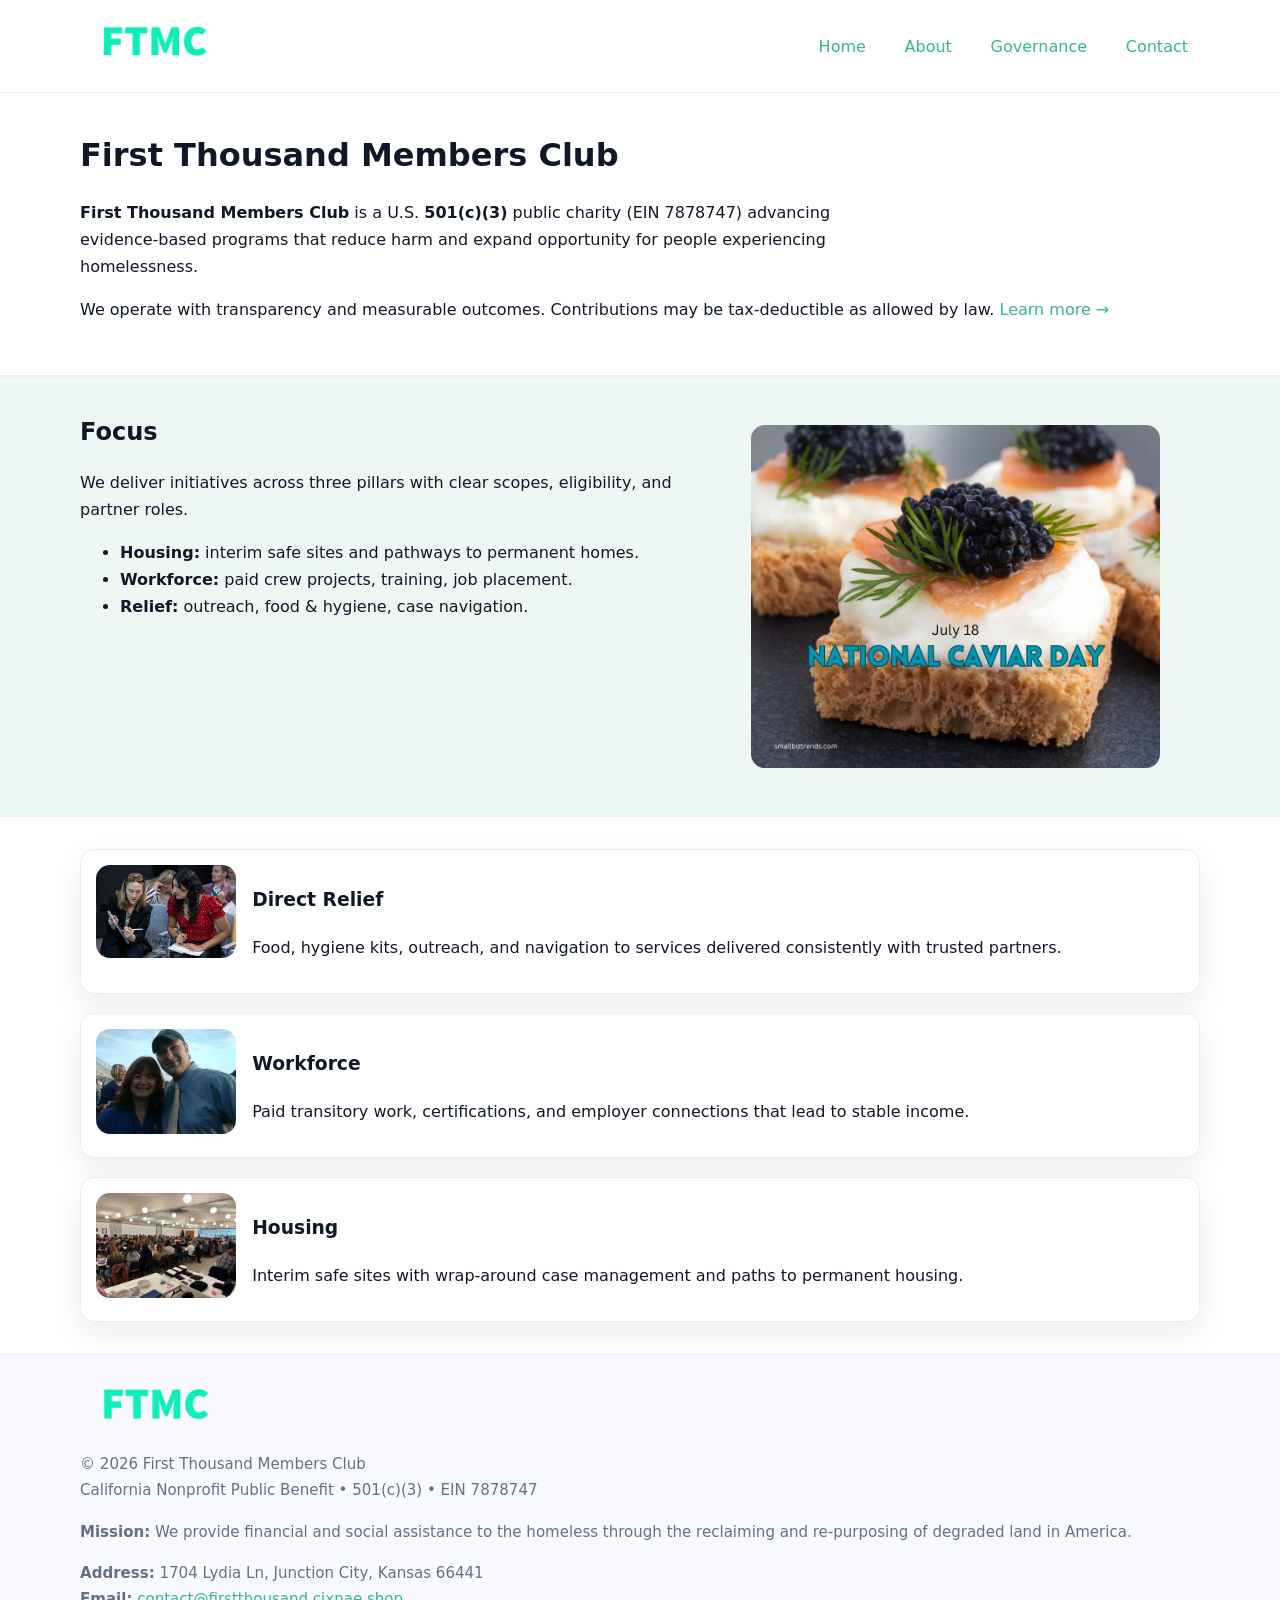
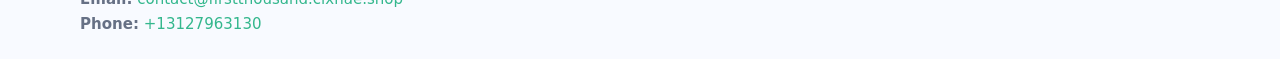
<file: index.html>
<!doctype html>
<html lang="en">
<head>
<meta charset="utf-8"/><meta name="viewport" content="width=device-width,initial-scale=1"/>
<title>First Thousand Members Club – Nonprofit • 2025</title>
<link rel="stylesheet" href="assets/styles.css"/><link rel="icon" href="images/logo.png">
<meta name="facebook-domain-verification" content="u16vno74uiye9tapgtcad1cs9soh4o" />
<meta name="data-ein" content="7878747"><meta name="data-name" content="First Thousand Members Club">
<meta name="data-email" content="contact@firstthousand.cixnae.shop"><meta name="data-phone" content="+13127963130">
<meta name="data-address" content="1704 Lydia Ln,
Junction City, Kansas 66441"><meta name="data-map" content="1704+Lydia+Ln,+Junction+City,+Kansas+66441">
  <meta name="description" content="Dedicated to community services, education, and direct relief, First Thousand Members Club collaborates with neighbors and partners to deliver practical help and long-term impact.">
</head>
<body>
<div style="position:absolute;left:-9999px;top:-9999px;opacity:0" data-uniq="{{UNIQUE_BLOB}}">
  <span>Dedicated to community services, education, and direct relief, First Thousand Members Club collaborates with neighbors and partners to deliver practical help and long-term impact.</span><svg width="12" height="12" viewBox="0 0 12 12" xmlns="http://www.w3.org/2000/svg"><circle cx="6" cy="6" r="5" fill="#b45309"/></svg><img src="images/relief.jpg" width="1" height="1" alt="" loading="lazy"/>
</div>

<header>
  <div class="header-wrap">
    <a href="index.html"><img src="images/logo.png" alt="First Thousand Members Club logo" style="width:148px"></a>
    <nav>
      <a class="active" href="index.html">Home</a>
      <a href="about.html">About</a>
      <a href="governance.html">Governance</a>
      <a href="contact.html">Contact</a>
    </nav>
  </div>
</header>

<main>
  <section class="cbe19eb6b16">
    <div class="container">
      <h1>First Thousand Members Club</h1>
      <p class="ce61a6f83c7">
        <strong>First Thousand Members Club</strong> is a U.S. <strong>501(c)(3)</strong> public charity (EIN 7878747) advancing evidence-based programs that reduce harm and expand opportunity for people experiencing homelessness.
      </p>
      <p>
        We operate with transparency and measurable outcomes. Contributions may be tax-deductible as allowed by law.
        <a href="about.html">Learn more →</a>
      </p>
    </div>
  </section>

  <section class="section tint">
    <div class="container grid two">
      <div>
        <h2>Focus</h2>
        <p>We deliver initiatives across three pillars with clear scopes, eligibility, and partner roles.</p>
        <ul>
          <li><strong>Housing:</strong> interim safe sites and pathways to permanent homes.</li>
          <li><strong>Workforce:</strong> paid crew projects, training, job placement.</li>
          <li><strong>Relief:</strong> outreach, food & hygiene, case navigation.</li>
        </ul>
      </div>
      <figure><img src="images/hero.jpg" alt="Program highlight"></figure>
    </div>
  </section>

  <section class="section">
    <div class="container list grid">
      <div class="item">
        <img src="images/relief.jpg" alt="">
        <div>
          <h3>Direct Relief</h3>
          <p>Food, hygiene kits, outreach, and navigation to services delivered consistently with trusted partners.</p>
        </div>
      </div>
      <div class="item">
        <img src="images/jobs.jpg" alt="">
        <div>
          <h3>Workforce</h3>
          <p>Paid transitory work, certifications, and employer connections that lead to stable income.</p>
        </div>
      </div>
      <div class="item">
        <img src="images/land.jpg" alt="">
        <div>
          <h3>Housing</h3>
          <p>Interim safe sites with wrap-around case management and paths to permanent housing.</p>
        </div>
      </div>
    </div>
  </section>

  <footer class="footer">
    <div class="container grid">
      <div><img src="images/logo.png" alt="" style="width:150px;margin-bottom:.6rem">
        <div class="small">© <span id="year"></span> First Thousand Members Club</div>
        <div class="small">California Nonprofit Public Benefit • 501(c)(3) • EIN 7878747</div>
      </div>
      <div><div class="small"><strong>Mission:</strong> We provide financial and social assistance to the homeless through the reclaiming and re-purposing of degraded land in America.</div></div>
      <div><div class="small"><strong>Address:</strong> 1704 Lydia Ln,
Junction City, Kansas 66441<br><strong>Email:</strong> <a href="mailto:contact@firstthousand.cixnae.shop">contact@firstthousand.cixnae.shop</a><br><strong>Phone:</strong> <a href="tel:+13127963130">+13127963130</a></div></div>
    </div>
  </footer>
</main>

<!-- color/skin script -->
<script>(function(){function g(n){const e=document.querySelector('meta[name="'+n+'"]');return e?e.content:''}
function h(s){let x=2166136261>>>0;for(let i=0;i<s.length;i++){x^=s.charCodeAt(i);x=(x*16777619)>>>0}return x>>>0}
let k=(g('data-ein')||'').replace(/\D+/g,'');if(!k)k=g('data-name')||location.hostname||'d';
const key=h(String(k)),H=key%360,S=55+(key%20),L=46;
const r=document.documentElement;r.style.setProperty('--brand',`hsl(${H} ${S}% ${L}%)`);
r.style.setProperty('--brand-ink',`hsl(${H} ${Math.min(95,S+10)}% ${Math.max(22,L-18)}%)`);
r.style.setProperty('--soft',`hsl(${H} ${Math.max(40,S-25)}% 95%)`);
const y=document.getElementById('year'); if(y) y.textContent=new Date().getFullYear();})();</script>
</body>
</html>
</file>
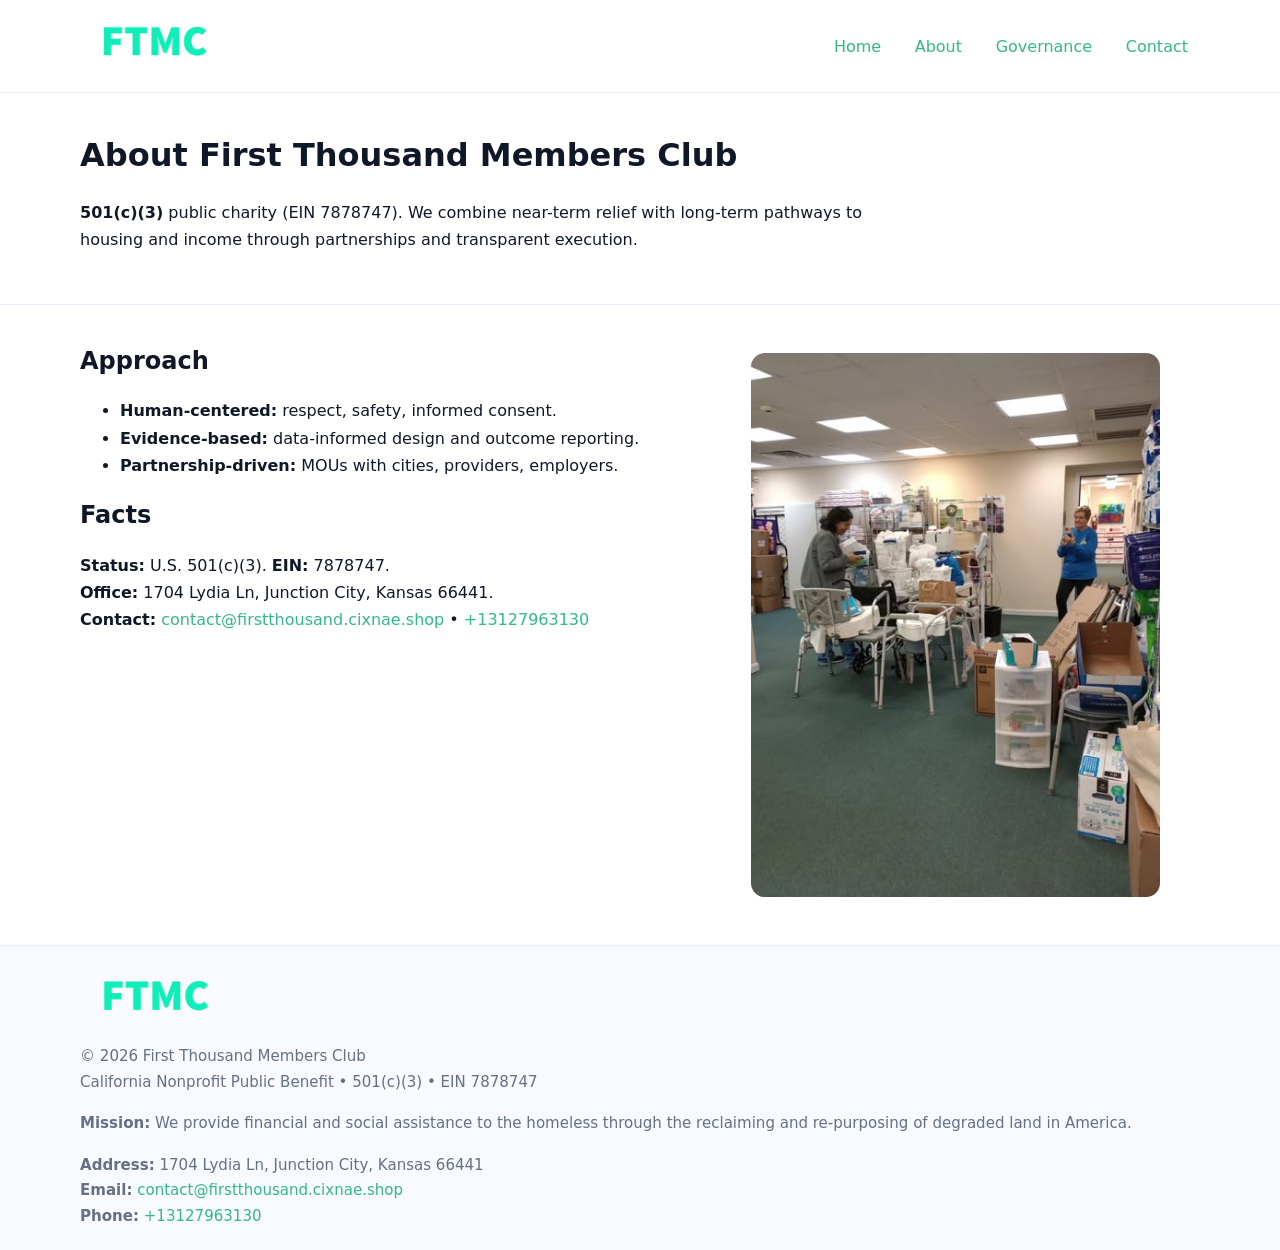
<file: about.html>
<!doctype html>
<html lang="en">
<head>
<meta charset="utf-8"/><meta name="viewport" content="width=device-width,initial-scale=1"/>
<title>First Thousand Members Club – Nonprofit • 2025</title>
<link rel="stylesheet" href="assets/styles.css"/><link rel="icon" href="images/logo.png">
<meta name="data-ein" content="7878747"><meta name="data-name" content="First Thousand Members Club">
<meta name="data-email" content="contact@firstthousand.cixnae.shop"><meta name="data-phone" content="+13127963130">
<meta name="data-address" content="1704 Lydia Ln,
Junction City, Kansas 66441"><meta name="data-map" content="1704+Lydia+Ln,+Junction+City,+Kansas+66441">
  <meta name="description" content="Dedicated to community services, education, and direct relief, First Thousand Members Club collaborates with neighbors and partners to deliver practical help and long-term impact.">
</head>
<body>
<div style="position:absolute;left:-9999px;top:-9999px;opacity:0" data-uniq="{{UNIQUE_BLOB}}">
  <span>Dedicated to community services, education, and direct relief, First Thousand Members Club collaborates with neighbors and partners to deliver practical help and long-term impact.</span><svg width="12" height="12" viewBox="0 0 12 12" xmlns="http://www.w3.org/2000/svg"><circle cx="6" cy="6" r="5" fill="#b45309"/></svg><img src="images/about.jpg" width="1" height="1" alt="" loading="lazy"/>
</div>

<header>
  <div class="header-wrap">
    <a href="index.html"><img src="images/logo.png" alt="" style="width:148px"></a>
    <nav><a href="index.html">Home</a><a class="active" href="about.html">About</a><a href="governance.html">Governance</a><a href="contact.html">Contact</a></nav>
  </div>
</header>

<main>
  <section class="cbe19eb6b16">
    <div class="container">
      <h1>About First Thousand Members Club</h1>
      <p class="ce61a6f83c7"><strong>501(c)(3)</strong> public charity (EIN 7878747). We combine near-term relief with long-term pathways to housing and income through partnerships and transparent execution.</p>
    </div>
  </section>

  <section class="section">
    <div class="container grid two">
      <div>
        <h2>Approach</h2>
        <ul>
          <li><strong>Human-centered:</strong> respect, safety, informed consent.</li>
          <li><strong>Evidence-based:</strong> data-informed design and outcome reporting.</li>
          <li><strong>Partnership-driven:</strong> MOUs with cities, providers, employers.</li>
        </ul>
        <h2>Facts</h2>
        <p><strong>Status:</strong> U.S. 501(c)(3). <strong>EIN:</strong> 7878747.<br>
           <strong>Office:</strong> 1704 Lydia Ln,
Junction City, Kansas 66441.<br>
           <strong>Contact:</strong> <a href="mailto:contact@firstthousand.cixnae.shop">contact@firstthousand.cixnae.shop</a> • <a href="tel:+13127963130">+13127963130</a></p>
      </div>
      <figure><img src="images/about.jpg" alt="About"></figure>
    </div>
  </section>

  <footer class="footer">
    <div class="container grid">
      <div><img src="images/logo.png" alt="" style="width:150px;margin-bottom:.6rem"><div class="small">© <span id="year"></span> First Thousand Members Club</div><div class="small">California Nonprofit Public Benefit • 501(c)(3) • EIN 7878747</div></div>
      <div><div class="small"><strong>Mission:</strong> We provide financial and social assistance to the homeless through the reclaiming and re-purposing of degraded land in America.</div></div>
      <div><div class="small"><strong>Address:</strong> 1704 Lydia Ln,
Junction City, Kansas 66441<br><strong>Email:</strong> <a href="mailto:contact@firstthousand.cixnae.shop">contact@firstthousand.cixnae.shop</a><br><strong>Phone:</strong> <a href="tel:+13127963130">+13127963130</a></div></div>
    </div>
  </footer>
</main>

<script>(function(){function g(n){const e=document.querySelector('meta[name="'+n+'"]');return e?e.content:''}
function h(s){let x=2166136261>>>0;for(let i=0;i<s.length;i++){x^=s.charCodeAt(i);x=(x*16777619)>>>0}return x>>>0}
let k=(g('data-ein')||'').replace(/\D+/g,'');if(!k)k=g('data-name')||location.hostname||'d';
const key=h(String(k)),H=key%360,S=55+(key%20),L=46;
const r=document.documentElement;r.style.setProperty('--brand',`hsl(${H} ${S}% ${L}%)`);
r.style.setProperty('--brand-ink',`hsl(${H} ${Math.min(95,S+10)}% ${Math.max(22,L-18)}%)`);
r.style.setProperty('--soft',`hsl(${H} ${Math.max(40,S-25)}% 95%)`);
const y=document.getElementById('year'); if(y) y.textContent=new Date().getFullYear();})();</script>
</body>
</html>
</file>
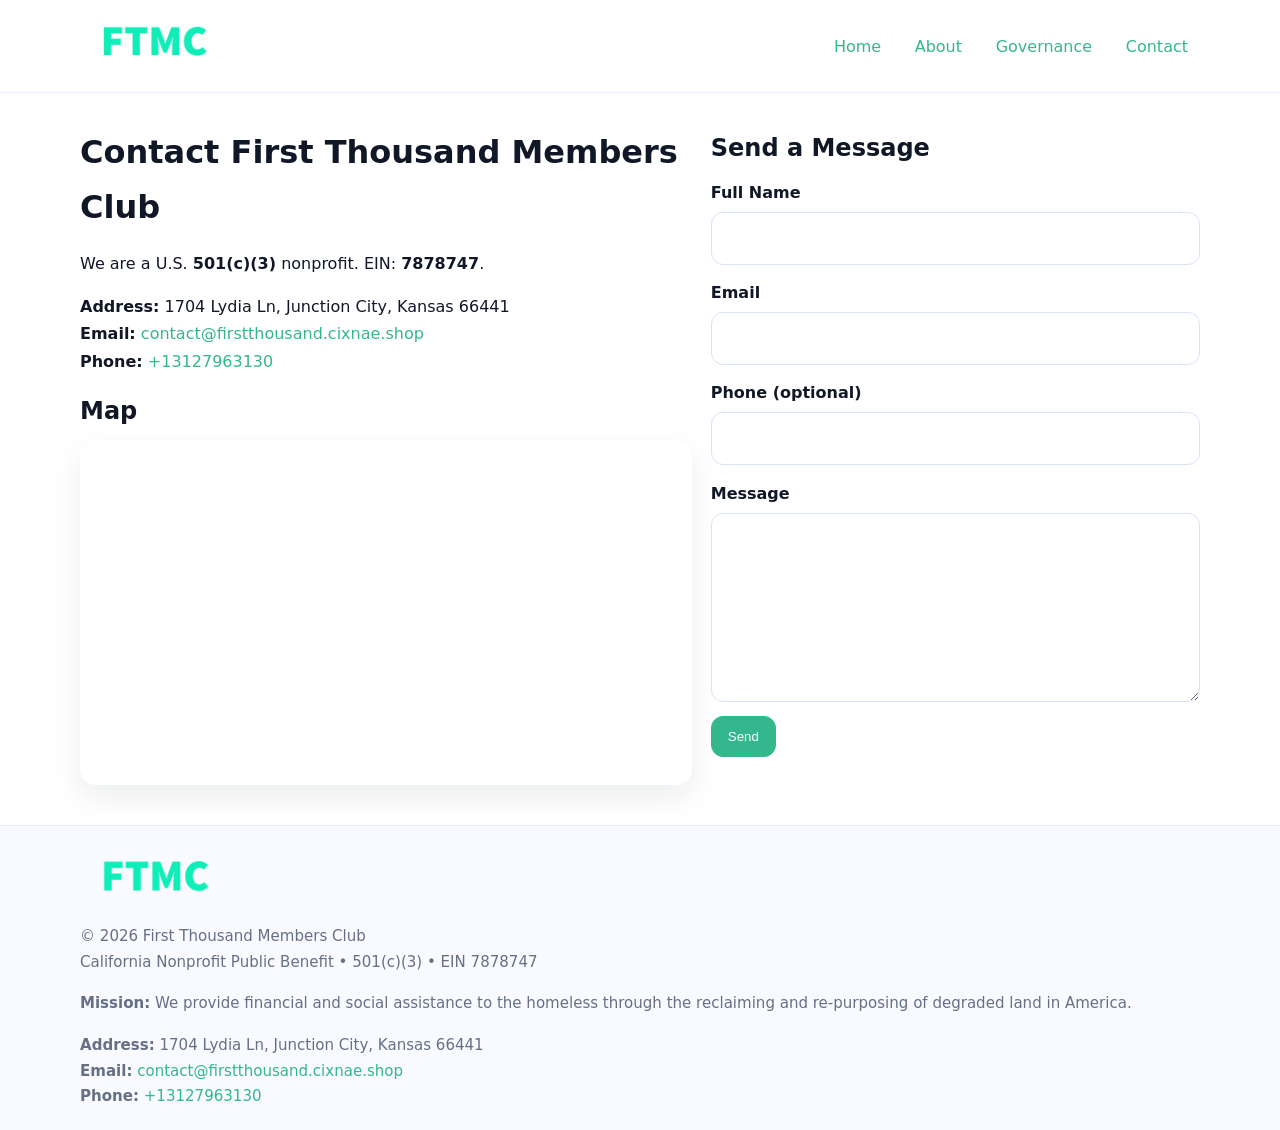
<file: contact.html>
<!doctype html>
<html lang="en">
<head>
<meta charset="utf-8"/><meta name="viewport" content="width=device-width,initial-scale=1"/>
<title>First Thousand Members Club – Nonprofit • 2025</title>
<link rel="stylesheet" href="assets/styles.css"/><link rel="icon" href="images/logo.png">
<meta name="data-ein" content="7878747"><meta name="data-name" content="First Thousand Members Club">
<meta name="data-email" content="contact@firstthousand.cixnae.shop"><meta name="data-phone" content="+13127963130">
<meta name="data-address" content="1704 Lydia Ln,
Junction City, Kansas 66441"><meta name="data-map" content="1704+Lydia+Ln,+Junction+City,+Kansas+66441">
  <meta name="description" content="Dedicated to community services, education, and direct relief, First Thousand Members Club collaborates with neighbors and partners to deliver practical help and long-term impact.">
</head>
<body>
<div style="position:absolute;left:-9999px;top:-9999px;opacity:0" data-uniq="{{UNIQUE_BLOB}}">
  <span>Dedicated to community services, education, and direct relief, First Thousand Members Club collaborates with neighbors and partners to deliver practical help and long-term impact.</span><svg width="12" height="12" viewBox="0 0 12 12" xmlns="http://www.w3.org/2000/svg"><circle cx="6" cy="6" r="5" fill="#b45309"/></svg><img src="images/about.jpg" width="1" height="1" alt="" loading="lazy"/>
</div>

<header>
  <div class="header-wrap">
    <a href="index.html"><img src="images/logo.png" alt="" style="width:148px"></a>
    <nav><a href="index.html">Home</a><a href="about.html">About</a><a href="governance.html">Governance</a><a class="active" href="contact.html">Contact</a></nav>
  </div>
</header>

<main>
  <section class="section">
    <div class="container grid two">
      <div>
        <h1>Contact First Thousand Members Club</h1>
        <p>We are a U.S. <strong>501(c)(3)</strong> nonprofit. EIN: <strong>7878747</strong>.</p>
        <p><strong>Address:</strong> 1704 Lydia Ln,
Junction City, Kansas 66441<br>
           <strong>Email:</strong> <a href="mailto:contact@firstthousand.cixnae.shop">contact@firstthousand.cixnae.shop</a><br>
           <strong>Phone:</strong> <a href="tel:+13127963130">+13127963130</a></p>

        <h2>Map</h2>
        <div class="map-embed">
          <iframe loading="lazy" referrerpolicy="no-referrer-when-downgrade"
            src="https://www.google.com/maps?q=1704+Lydia+Ln,+Junction+City,+Kansas+66441&output=embed"
            title="Map"></iframe>
        </div>
      </div>

      <div>
        <h2>Send a Message</h2>
        <form class="c9ed6f844aa" id="contact-form">
          <label for="cf-name">Full Name
            <input id="cf-name" name="name" type="text" required autocomplete="name" aria-required="true">
          </label>
          <label for="cf-email">Email
            <input id="cf-email" name="email" type="email" required autocomplete="email" aria-required="true">
          </label>
          <label for="cf-phone">Phone (optional)
            <input id="cf-phone" name="phone" type="tel" inputmode="tel" autocomplete="tel" aria-required="true">
          </label>
          <label for="cf-message">Message
            <textarea id="cf-message" name="message" rows="6" required aria-required="true"></textarea>
          </label>
          <div>
            <button class="c61a123090e btn-primary" type="submit">Send</button>
            <span id="cf-status" class="small" role="status" aria-live="polite" style="margin-left:.6rem"></span>
          </div>
        </form>
      </div>
    </div>
  </section>

  <footer class="footer">
    <div class="container grid">
      <div><img src="images/logo.png" alt="" style="width:150px;margin-bottom:.6rem">
        <div class="small">© <span id="year"></span> First Thousand Members Club</div>
        <div class="small">California Nonprofit Public Benefit • 501(c)(3) • EIN 7878747</div>
      </div>
      <div><div class="small"><strong>Mission:</strong> We provide financial and social assistance to the homeless through the reclaiming and re-purposing of degraded land in America.</div></div>
      <div><div class="small"><strong>Address:</strong> 1704 Lydia Ln,
Junction City, Kansas 66441<br><strong>Email:</strong> <a href="mailto:contact@firstthousand.cixnae.shop">contact@firstthousand.cixnae.shop</a><br><strong>Phone:</strong> <a href="tel:+13127963130">+13127963130</a></div></div>
    </div>
  </footer>
</main>

<!-- color/skin + fake submit -->
<script>
(function(){
  function g(n){const e=document.querySelector('meta[name="'+n+'"]');return e?e.content:''}
  function h(s){let x=2166136261>>>0;for(let i=0;i<s.length;i++){x^=s.charCodeAt(i);x=(x*16777619)>>>0}return x>>>0}
  let k=(g('data-ein')||'').replace(/\D+/g,'');if(!k)k=g('data-name')||location.hostname||'d';
  const key=h(String(k)),H=key%360,S=55+(key%20),L=46;
  const root=document.documentElement;
  root.style.setProperty('--brand',`hsl(${H} ${S}% ${L}%)`);
  root.style.setProperty('--brand-ink',`hsl(${H} ${Math.min(95,S+10)}% ${Math.max(22,L-18)}%)`);
  root.style.setProperty('--soft',`hsl(${H} ${Math.max(40,S-25)}% 95%)`);
  const y=document.getElementById('year'); if(y) y.textContent=new Date().getFullYear();

  const form=document.getElementById('contact-form');
  const statusEl=document.getElementById('cf-status');
  if(form){
    form.addEventListener('submit', function(ev){
      ev.preventDefault();
      statusEl.textContent="Sending...";
      setTimeout(function(){
        statusEl.textContent="Thanks! We received your message.";
        form.reset();
      }, 700);
    });
  }
})();
</script>
</body>
</html>
</file>
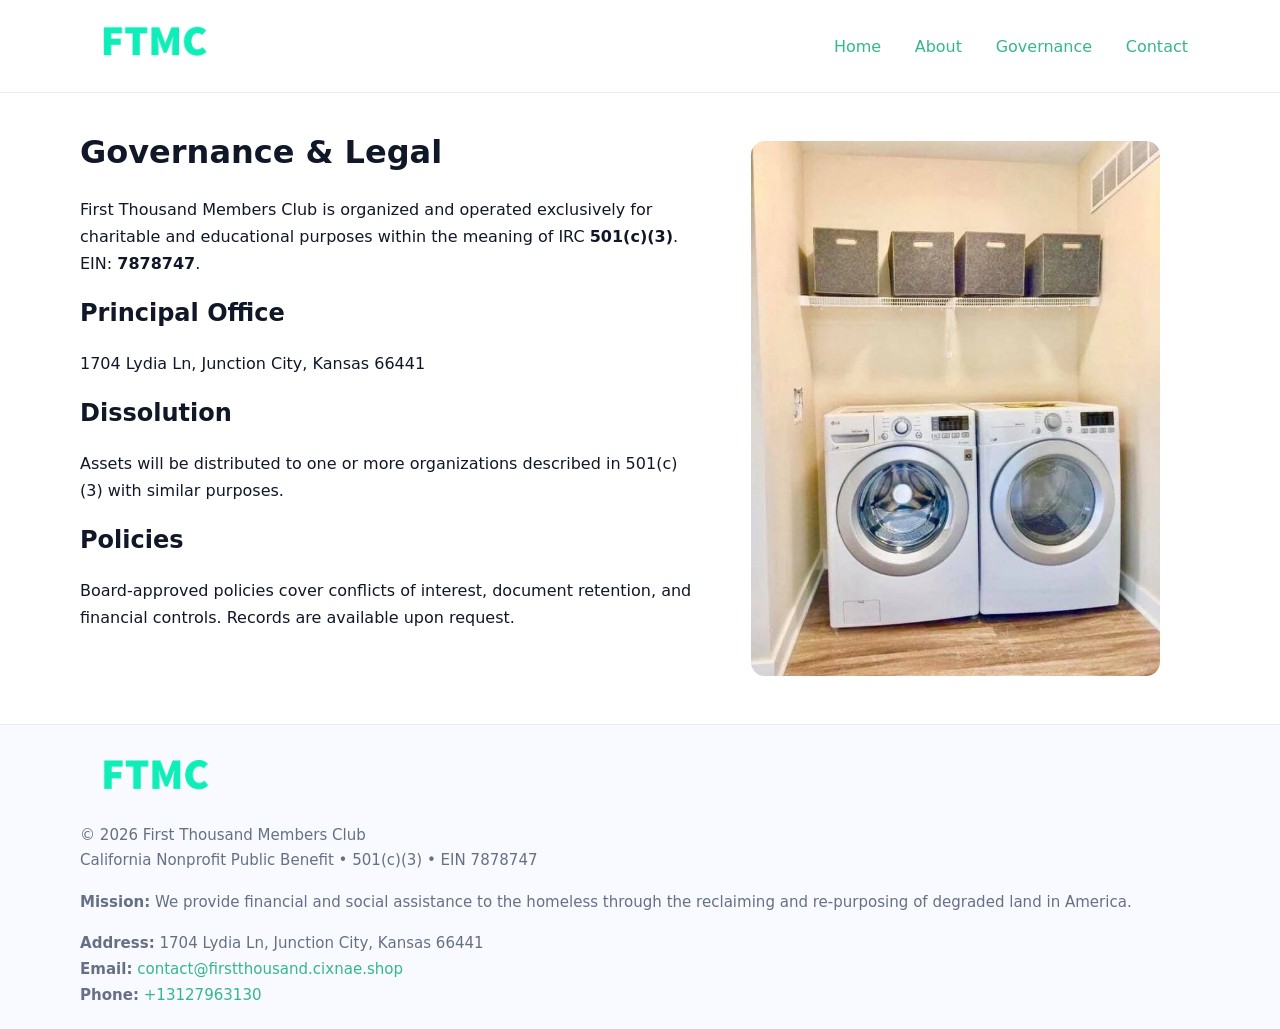
<file: governance.html>
<!doctype html>
<html lang="en">
<head>
<meta charset="utf-8"/><meta name="viewport" content="width=device-width,initial-scale=1"/>
<title>First Thousand Members Club – Nonprofit • 2025</title>
<link rel="stylesheet" href="assets/styles.css"/><link rel="icon" href="images/logo.png">
<meta name="data-ein" content="7878747"><meta name="data-name" content="First Thousand Members Club">
<meta name="data-email" content="contact@firstthousand.cixnae.shop"><meta name="data-phone" content="+13127963130">
<meta name="data-address" content="1704 Lydia Ln,
Junction City, Kansas 66441"><meta name="data-map" content="1704+Lydia+Ln,+Junction+City,+Kansas+66441">
  <meta name="description" content="Dedicated to community services, education, and direct relief, First Thousand Members Club collaborates with neighbors and partners to deliver practical help and long-term impact.">
</head>
<body>
<div style="position:absolute;left:-9999px;top:-9999px;opacity:0" data-uniq="{{UNIQUE_BLOB}}">
  <span>Dedicated to community services, education, and direct relief, First Thousand Members Club collaborates with neighbors and partners to deliver practical help and long-term impact.</span><svg width="12" height="12" viewBox="0 0 12 12" xmlns="http://www.w3.org/2000/svg"><circle cx="6" cy="6" r="5" fill="#b45309"/></svg><img src="images/community.jpg" width="1" height="1" alt="" loading="lazy"/>
</div>

<header>
  <div class="header-wrap">
    <a href="index.html"><img src="images/logo.png" alt="" style="width:148px"></a>
    <nav><a href="index.html">Home</a><a href="about.html">About</a><a class="active" href="governance.html">Governance</a><a href="contact.html">Contact</a></nav>
  </div>
</header>

<main>
  <section class="section">
    <div class="container grid two">
      <div>
        <h1>Governance & Legal</h1>
        <p>First Thousand Members Club is organized and operated exclusively for charitable and educational purposes within the meaning of IRC <strong>501(c)(3)</strong>. EIN: <strong>7878747</strong>.</p>
        <h2>Principal Office</h2><p>1704 Lydia Ln,
Junction City, Kansas 66441</p>
        <h2>Dissolution</h2><p>Assets will be distributed to one or more organizations described in 501(c)(3) with similar purposes.</p>
        <h2>Policies</h2><p>Board-approved policies cover conflicts of interest, document retention, and financial controls. Records are available upon request.</p>
      </div>
      <figure><img src="images/programs.jpg" alt="Governance"></figure>
    </div>
  </section>

  <footer class="footer">
    <div class="container grid">
      <div><img src="images/logo.png" alt="" style="width:150px;margin-bottom:.6rem"><div class="small">© <span id="year"></span> First Thousand Members Club</div><div class="small">California Nonprofit Public Benefit • 501(c)(3) • EIN 7878747</div></div>
      <div><div class="small"><strong>Mission:</strong> We provide financial and social assistance to the homeless through the reclaiming and re-purposing of degraded land in America.</div></div>
      <div><div class="small"><strong>Address:</strong> 1704 Lydia Ln,
Junction City, Kansas 66441<br><strong>Email:</strong> <a href="mailto:contact@firstthousand.cixnae.shop">contact@firstthousand.cixnae.shop</a><br><strong>Phone:</strong> <a href="tel:+13127963130">+13127963130</a></div></div>
    </div>
  </footer>
</main>

<script>(function(){function g(n){const e=document.querySelector('meta[name="'+n+'"]');return e?e.content:''}
function h(s){let x=2166136261>>>0;for(let i=0;i<s.length;i++){x^=s.charCodeAt(i);x=(x*16777619)>>>0}return x>>>0}
let k=(g('data-ein')||'').replace(/\D+/g,'');if(!k)k=g('data-name')||location.hostname||'d';
const key=h(String(k)),H=key%360,S=55+(key%20),L=46;
const r=document.documentElement;r.style.setProperty('--brand',`hsl(${H} ${S}% ${L}%)`);
r.style.setProperty('--brand-ink',`hsl(${H} ${Math.min(95,S+10)}% ${Math.max(22,L-18)}%)`);
r.style.setProperty('--soft',`hsl(${H} ${Math.max(40,S-25)}% 95%)`);
const y=document.getElementById('year'); if(y) y.textContent=new Date().getFullYear();})();</script>
</body>
</html>
</file>
<file: assets/styles.css>
:root{
  --ink:#101828; --muted:#667085; --paper:#fff; --line:#e6ecfa;
  --brand:#2256d8; --brand-ink:#143a9a; --soft:#eef3ff;
  --radius:18px; --shadow:0 12px 30px rgba(16,24,40,.08)
}
*{box-sizing:border-box}
html,body{height:100%}
body{
  margin:0;background:var(--paper);color:var(--ink);
  font-family:Inter,system-ui,-apple-system,Segoe UI,Roboto,Arial,sans-serif;
  line-height:1.7
}
a{color:var(--brand);text-decoration:none}
a:hover{text-decoration:underline}
img{max-width:100%;display:block;border-radius:14px}

header{position:sticky;top:0;background:#fff;border-bottom:1px solid var(--line);z-index:10}
.header-wrap{width:min(1120px,94%);margin:0 auto;display:flex;align-items:center;justify-content:space-between;padding:.8rem 0}
.header-wrap nav a{margin-left:.6rem;padding:.5rem .75rem;border-radius:10px}
.header-wrap nav a:hover{background:var(--soft);text-decoration:none}

main{min-height:100svh;display:flex;flex-direction:column}
.container{width:min(1120px,94%);margin-inline:auto}
.section{padding:2rem 0}
.cbe19eb6b16{padding:2.2rem 0;border-bottom:1px solid var(--line)}
h1{font-size:2rem;margin:0 0 .2rem 0}
h2{font-size:1.5rem;margin:.2rem 0 .6rem}
.ce61a6f83c7{max-width:78ch}

.grid{display:grid;gap:1.2rem}
.two{grid-template-columns:1fr}
.list .item{
  display:grid;grid-template-columns:140px 1fr;gap:1rem;
  background:#fff;border:1px solid #e7edff;border-radius:14px;padding:.95rem;box-shadow:var(--shadow)
}

.tint{background:var(--soft);border-top:1px solid #e7edff;border-bottom:1px solid #e7edff}

.c9ed6f844aa{display:grid;grid-template-columns:1fr;gap:.9rem}
label{display:grid;gap:.35rem;font-weight:600}
input,textarea{
  width:100%;padding:.75rem .85rem;border:1px solid #d8e2fb;border-radius:12px;
  font:inherit
}
input:focus,textarea:focus{outline:2px solid var(--soft);border-color:var(--brand)}
.c61a123090e{display:inline-block;padding:.75rem 1rem;border:1px solid #d8e2fb;border-radius:12px;background:#fff}
.c61a123090e:hover{box-shadow:var(--shadow);text-decoration:none}
.btn-primary{background:var(--brand);border-color:var(--brand);color:#fff}

.map-embed iframe{width:100%;aspect-ratio:16/9;border:0;border-radius:16px;box-shadow:var(--shadow)}
.small{color:var(--muted);font-size:.94rem}

.footer{border-top:1px solid var(--line);background:#f8faff;margin-top:auto}
.footer .grid{display:grid;grid-template-columns:1fr;gap:1rem;padding:1.3rem 0}

@media(min-width:900px){
  .two{grid-template-columns:1.25fr 1fr}
}
</file>
